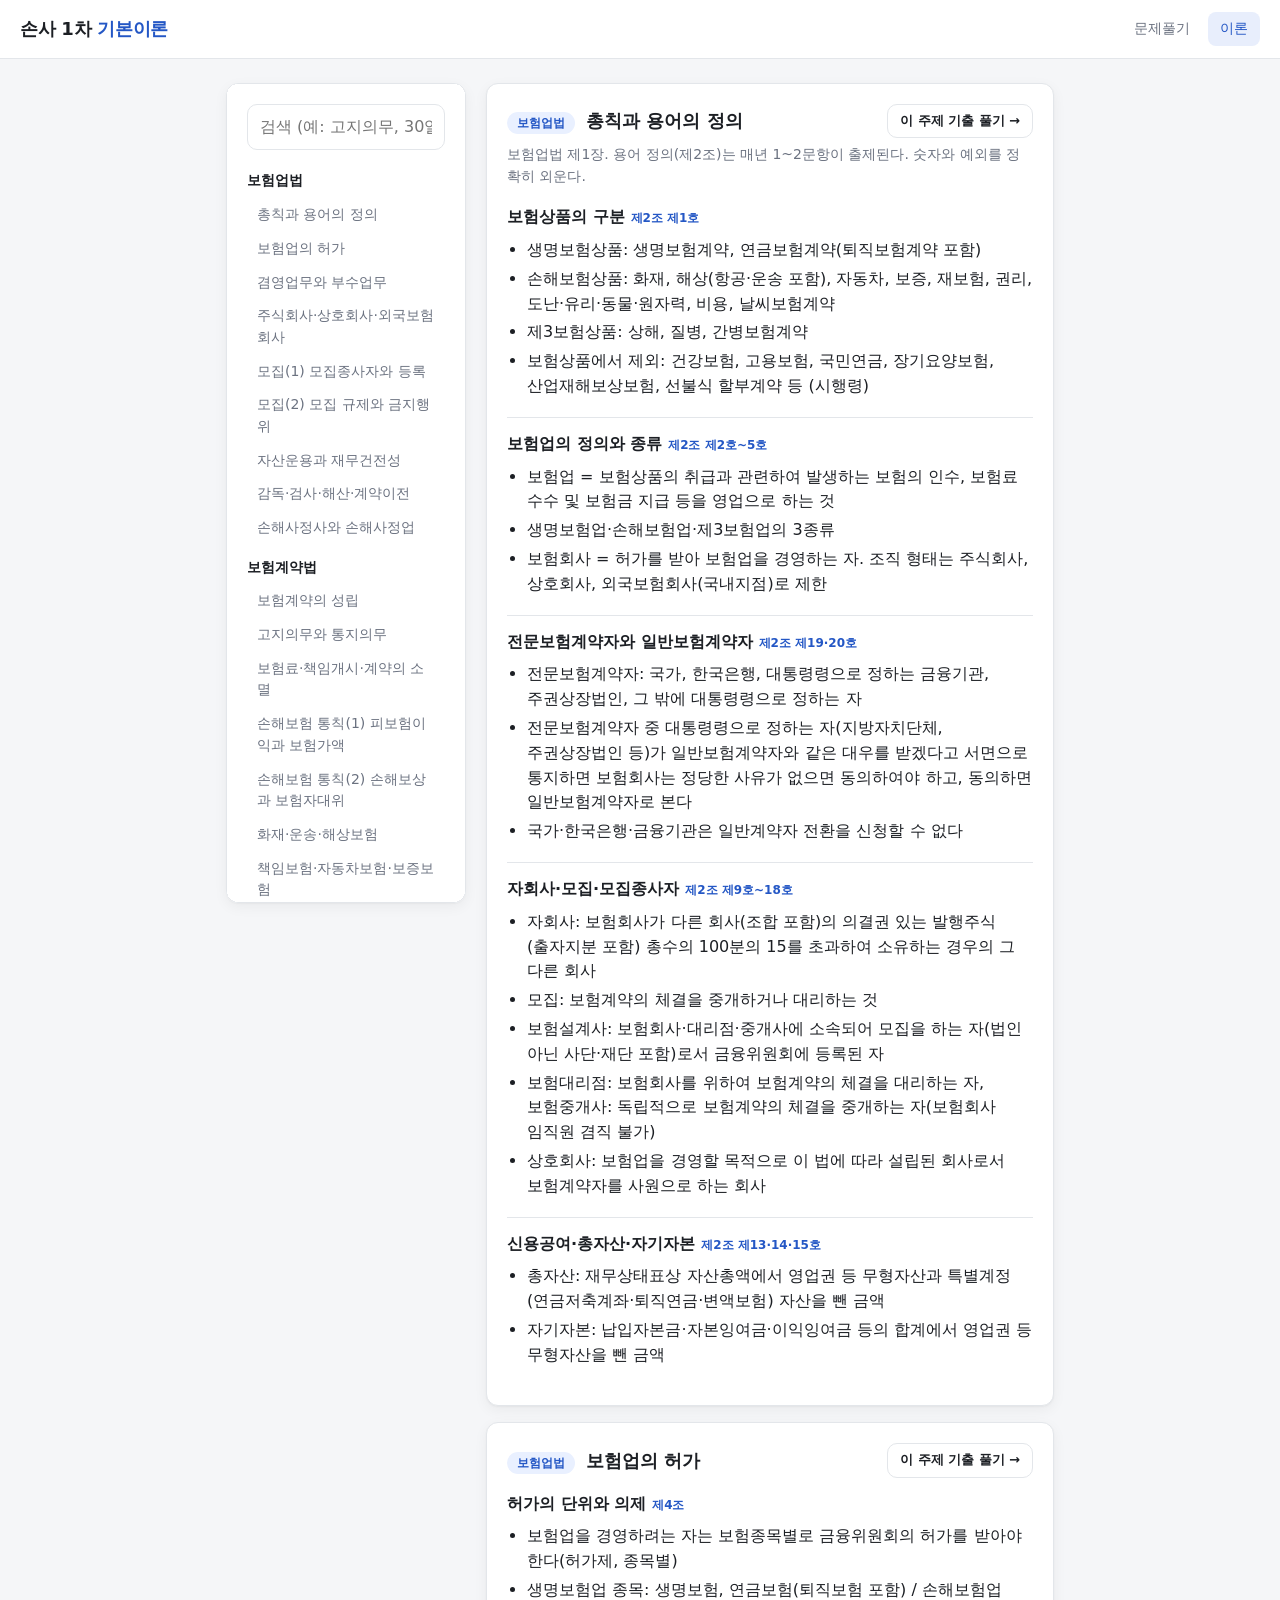
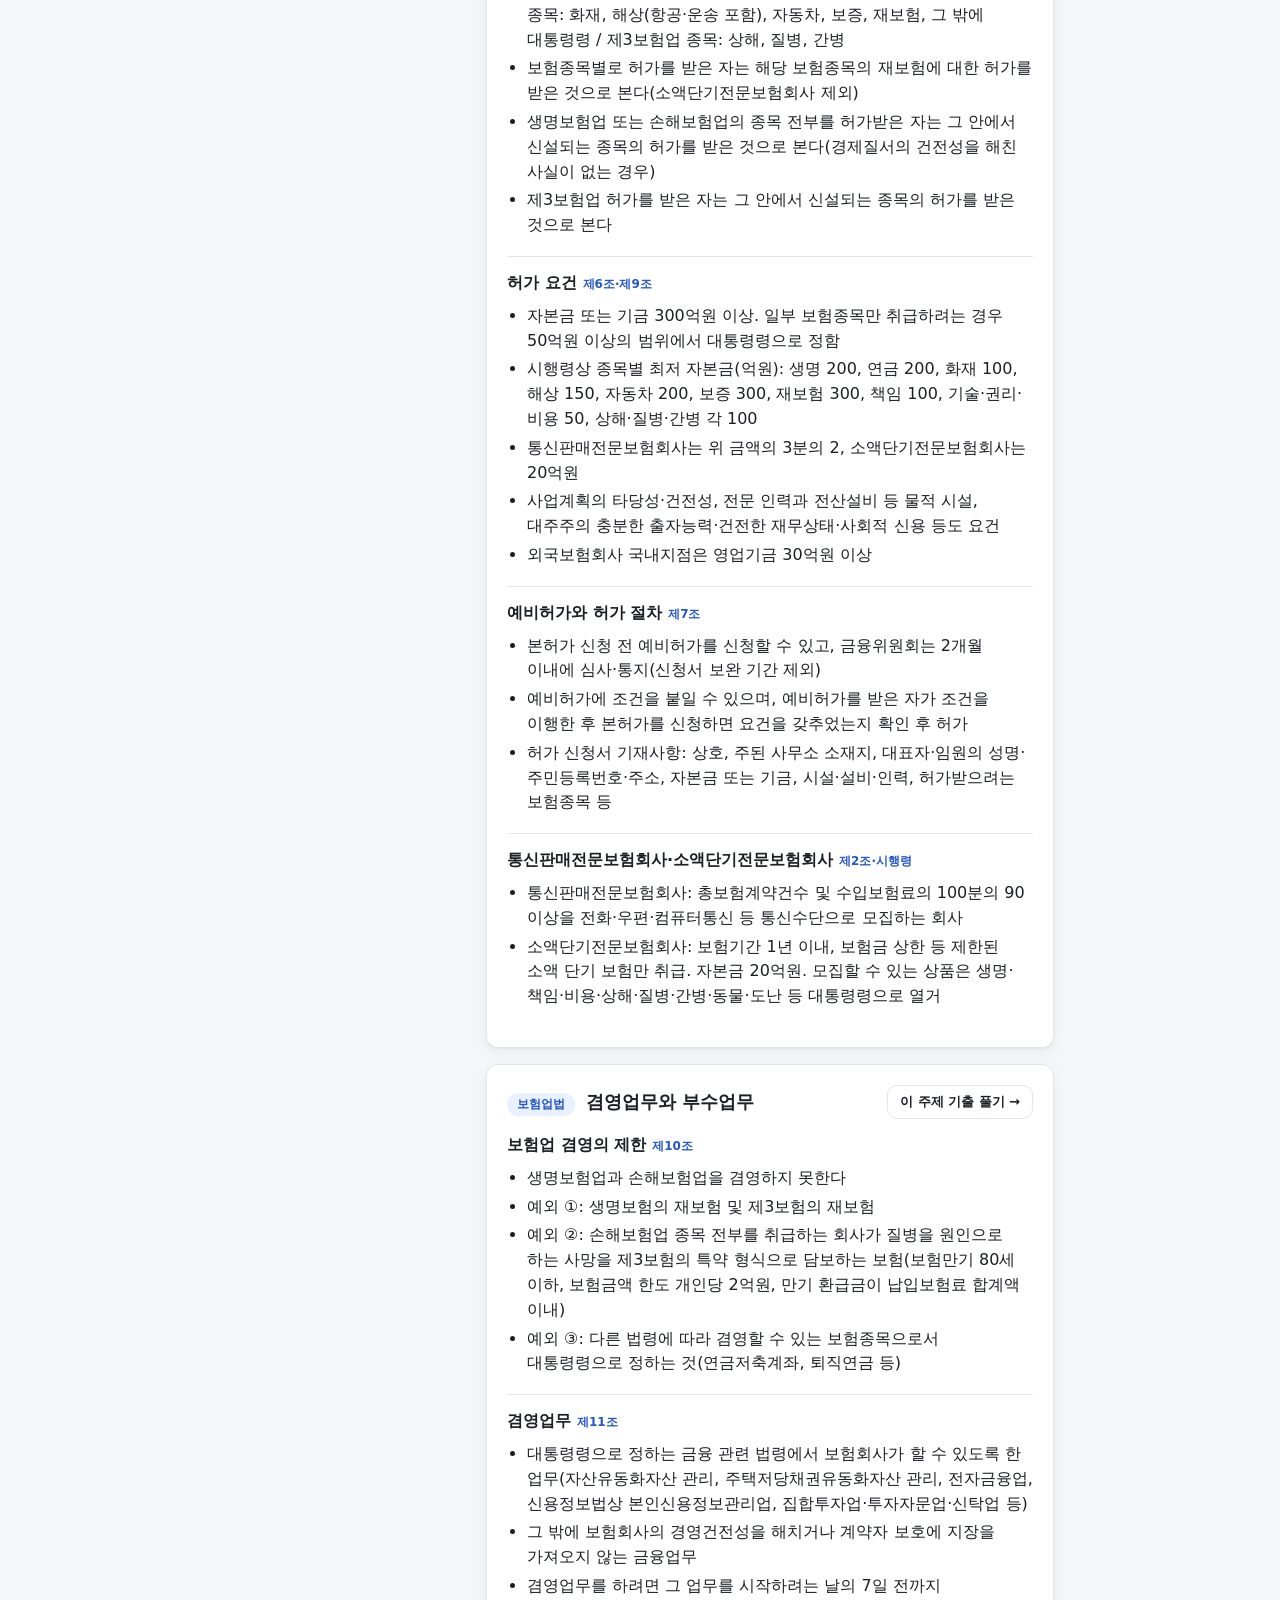
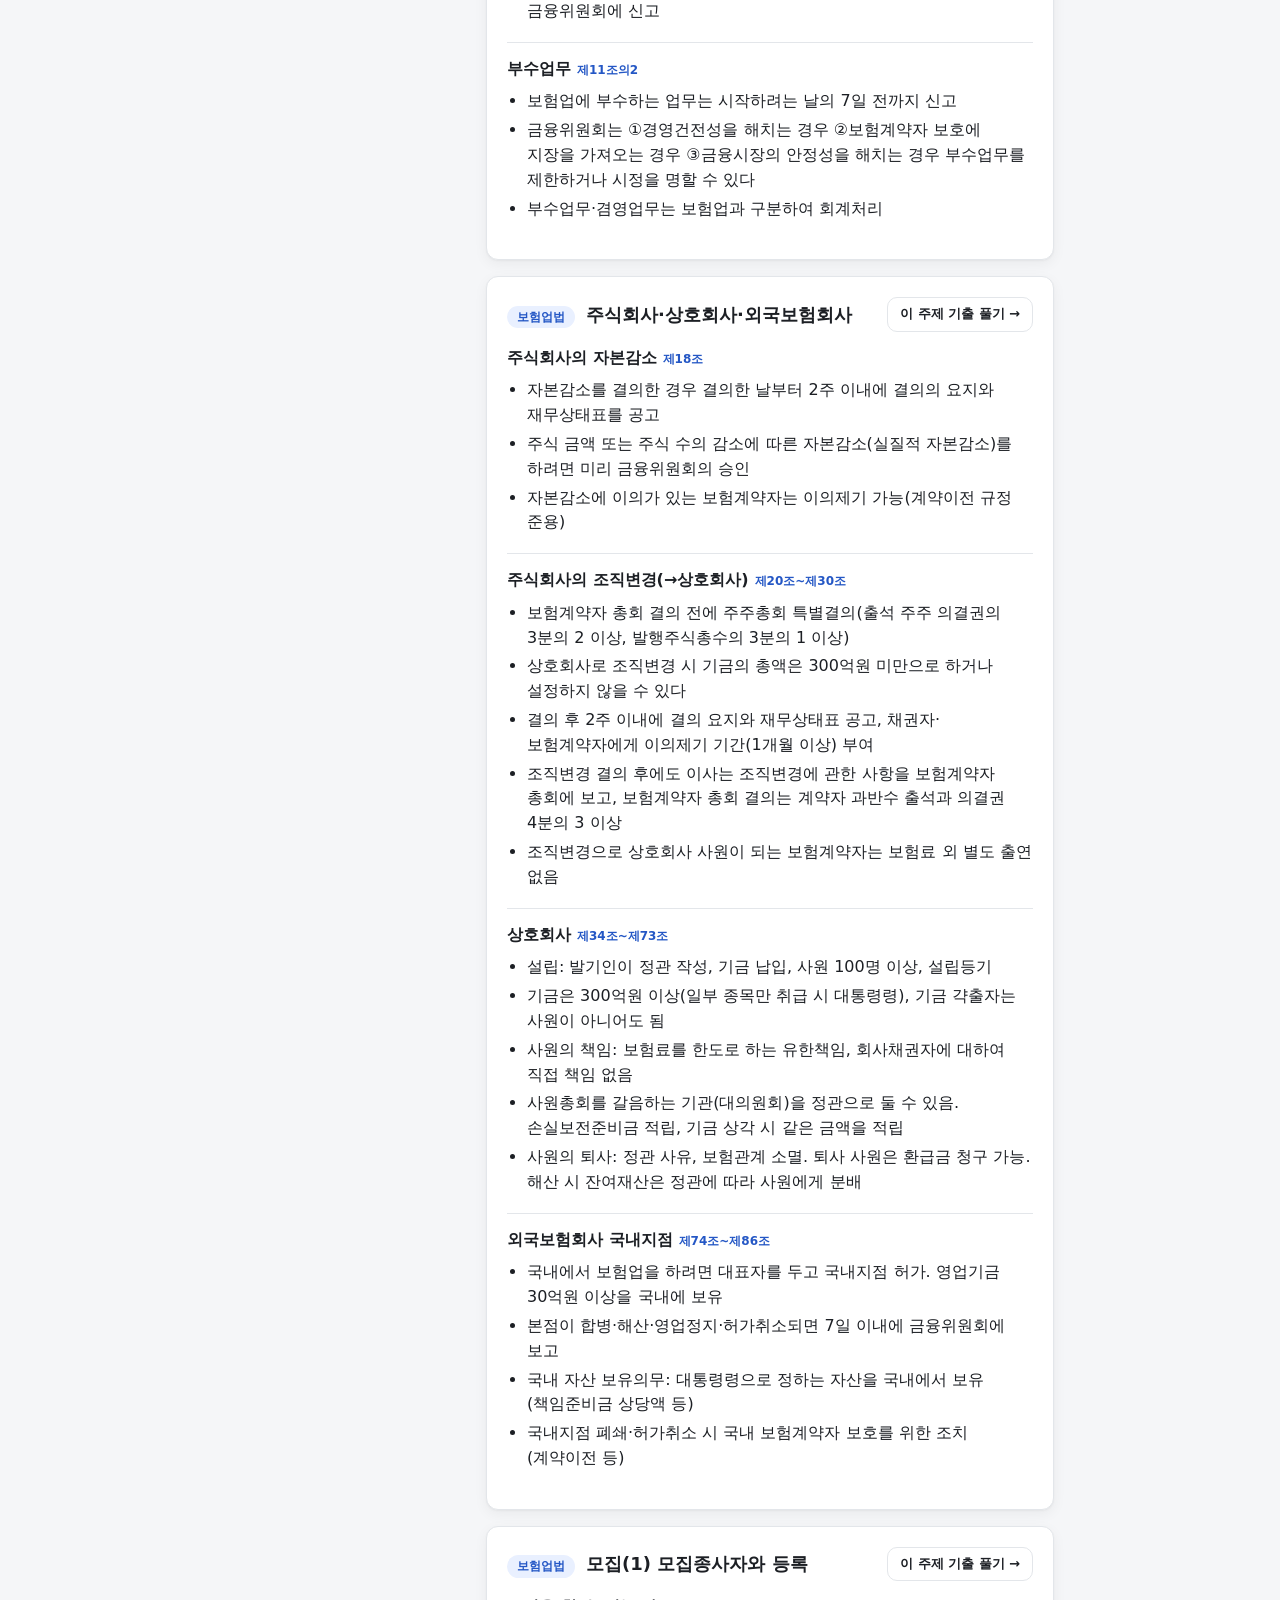
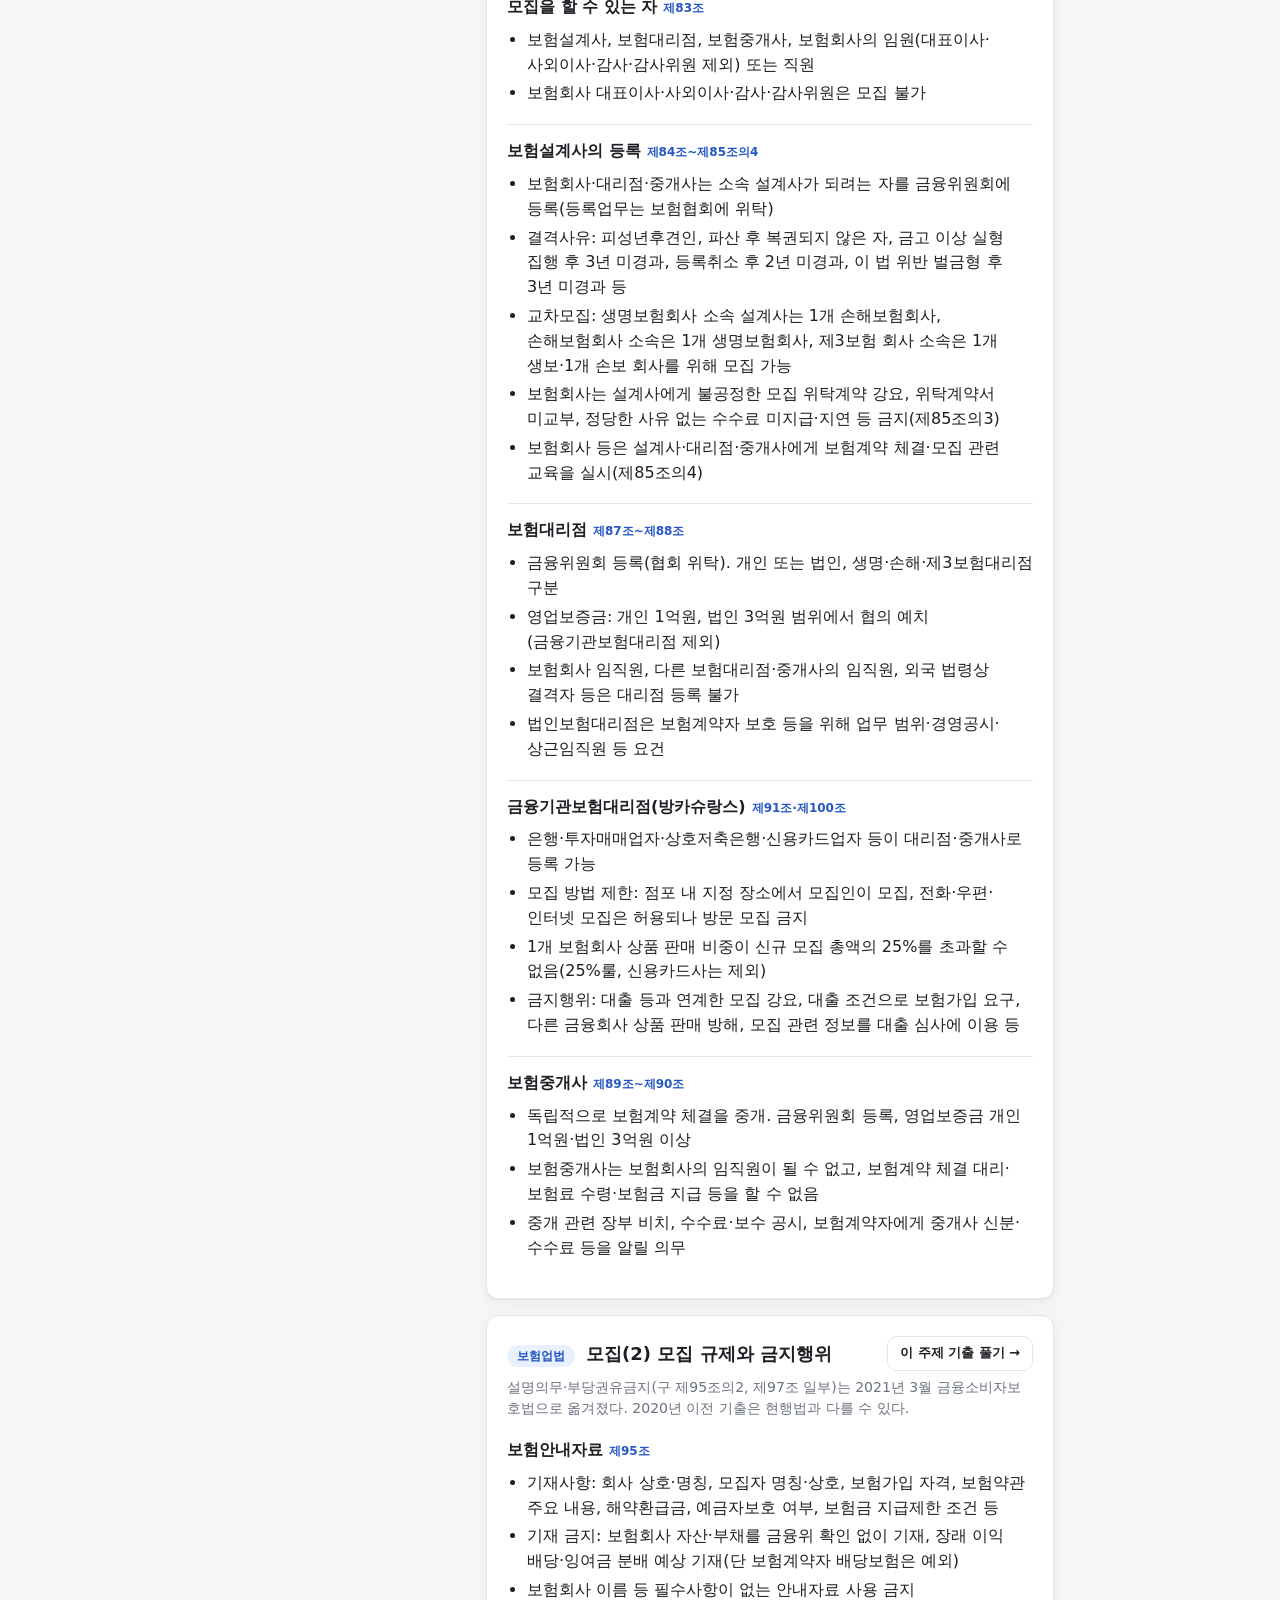
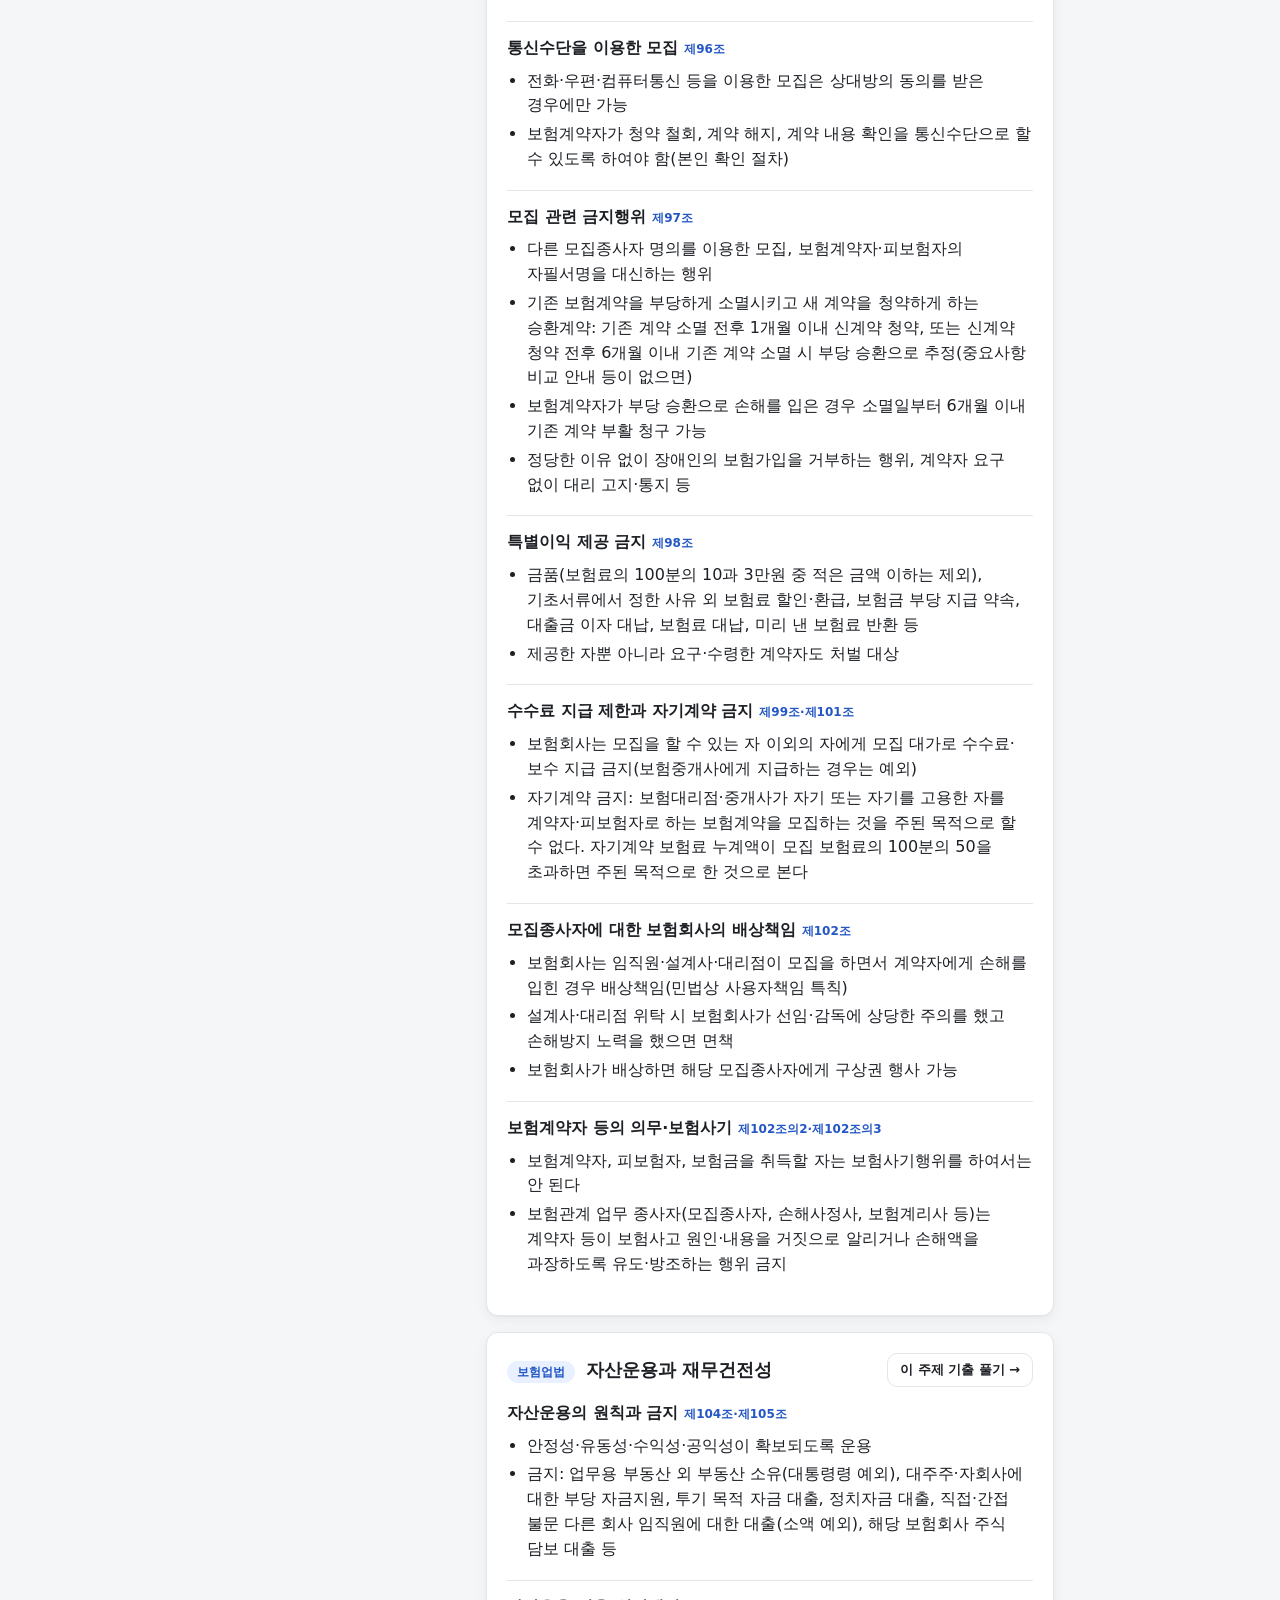
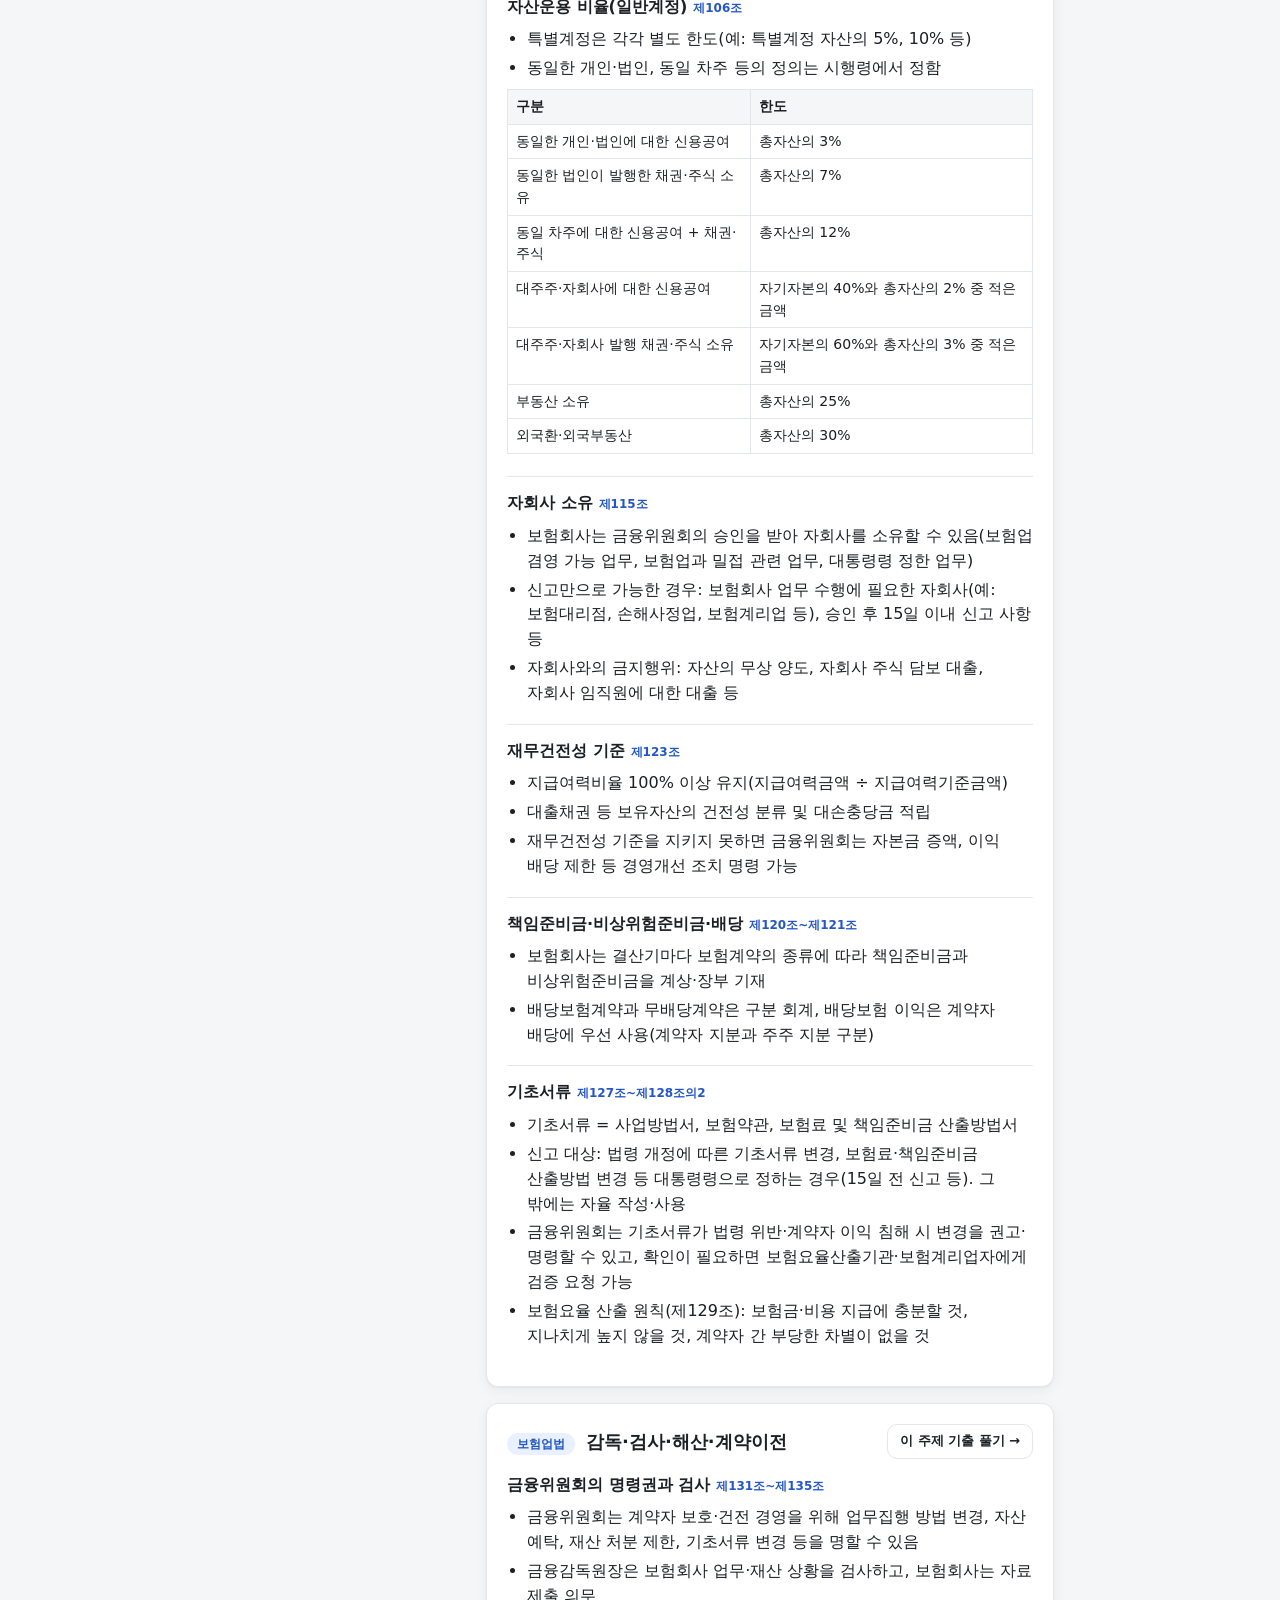
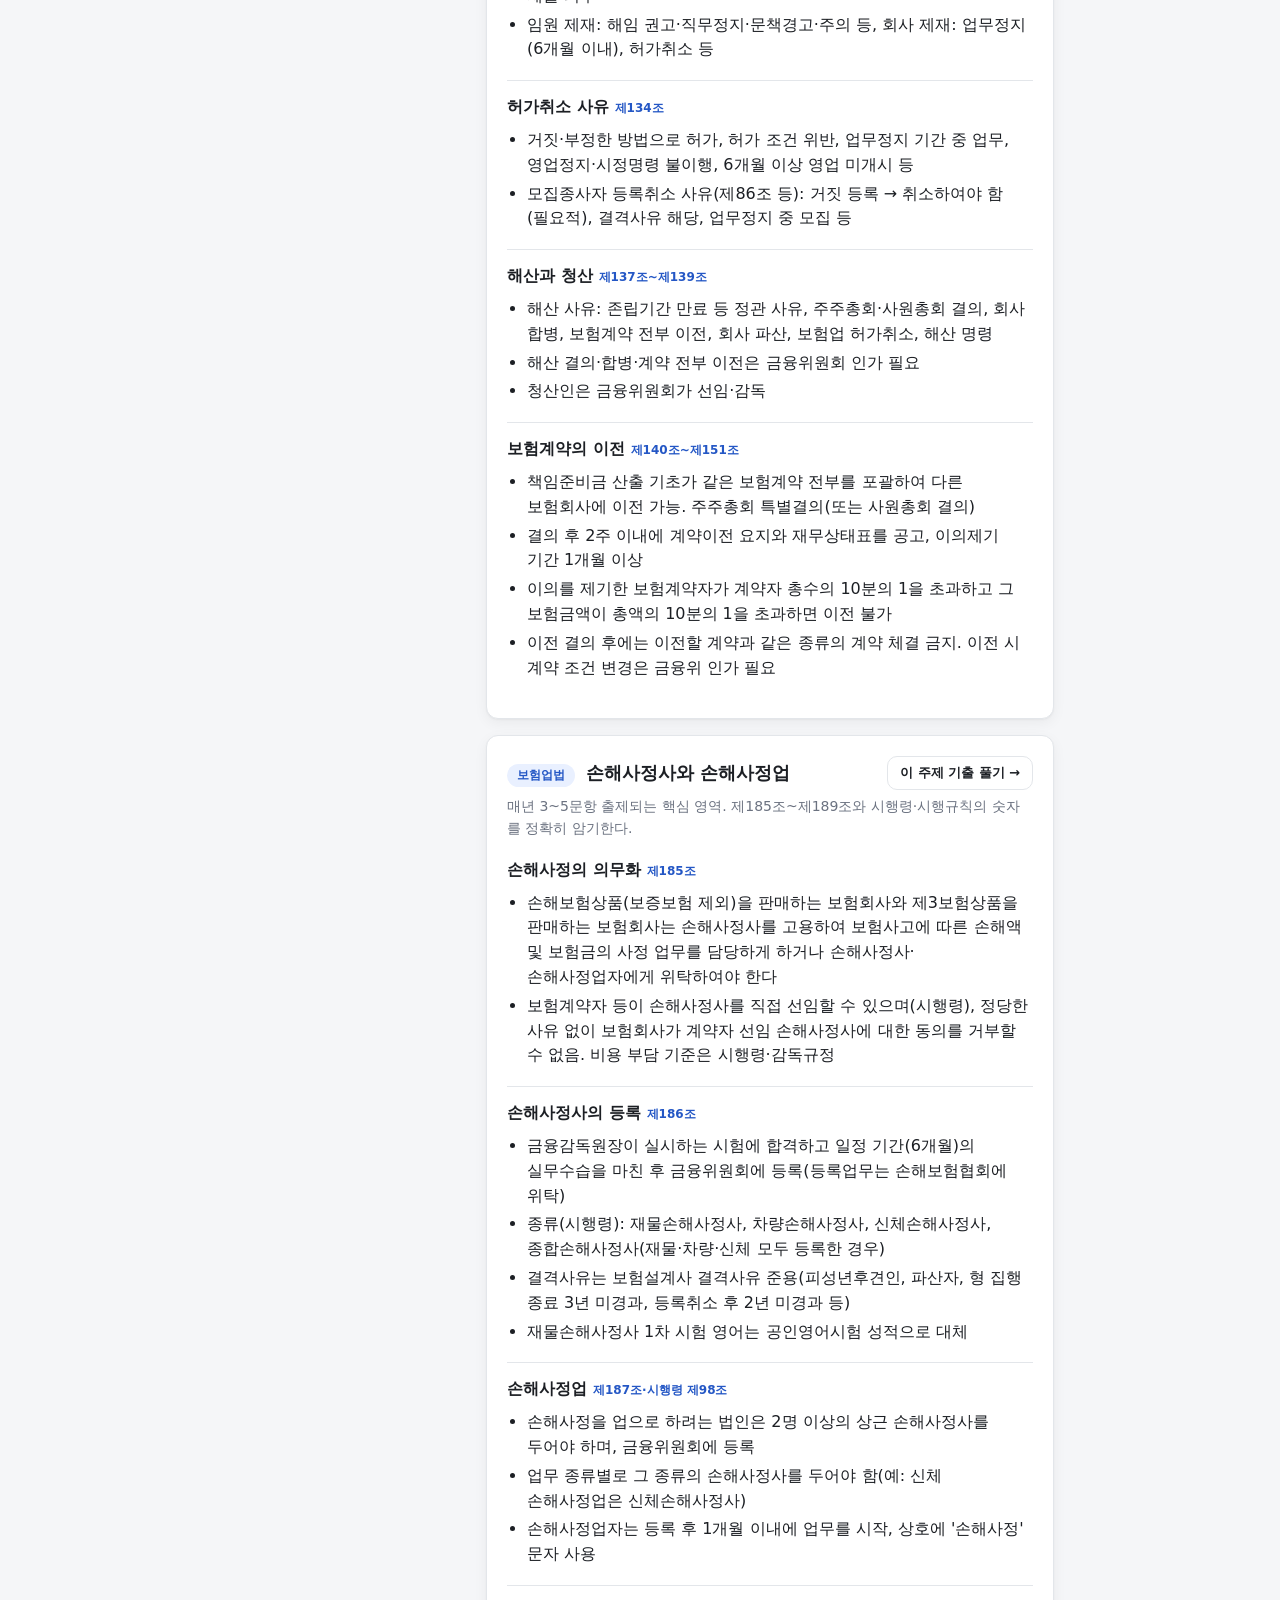
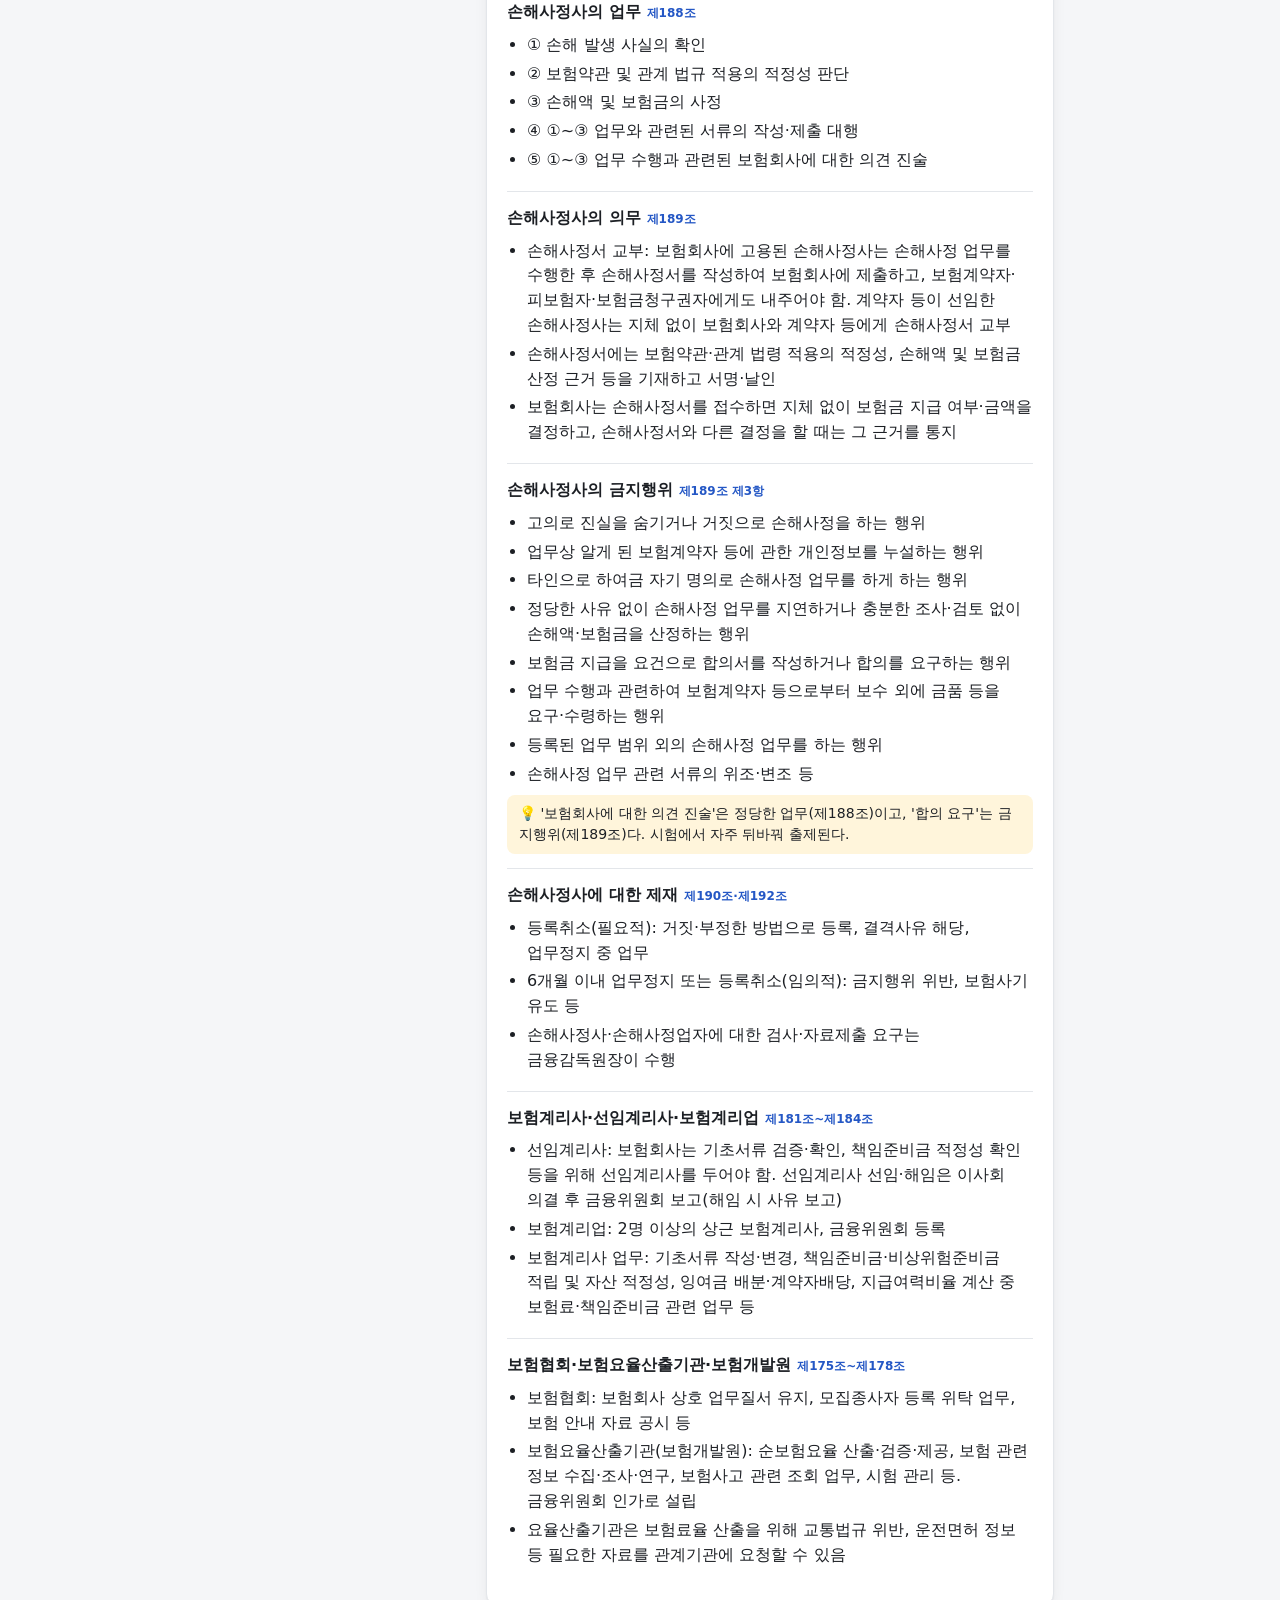
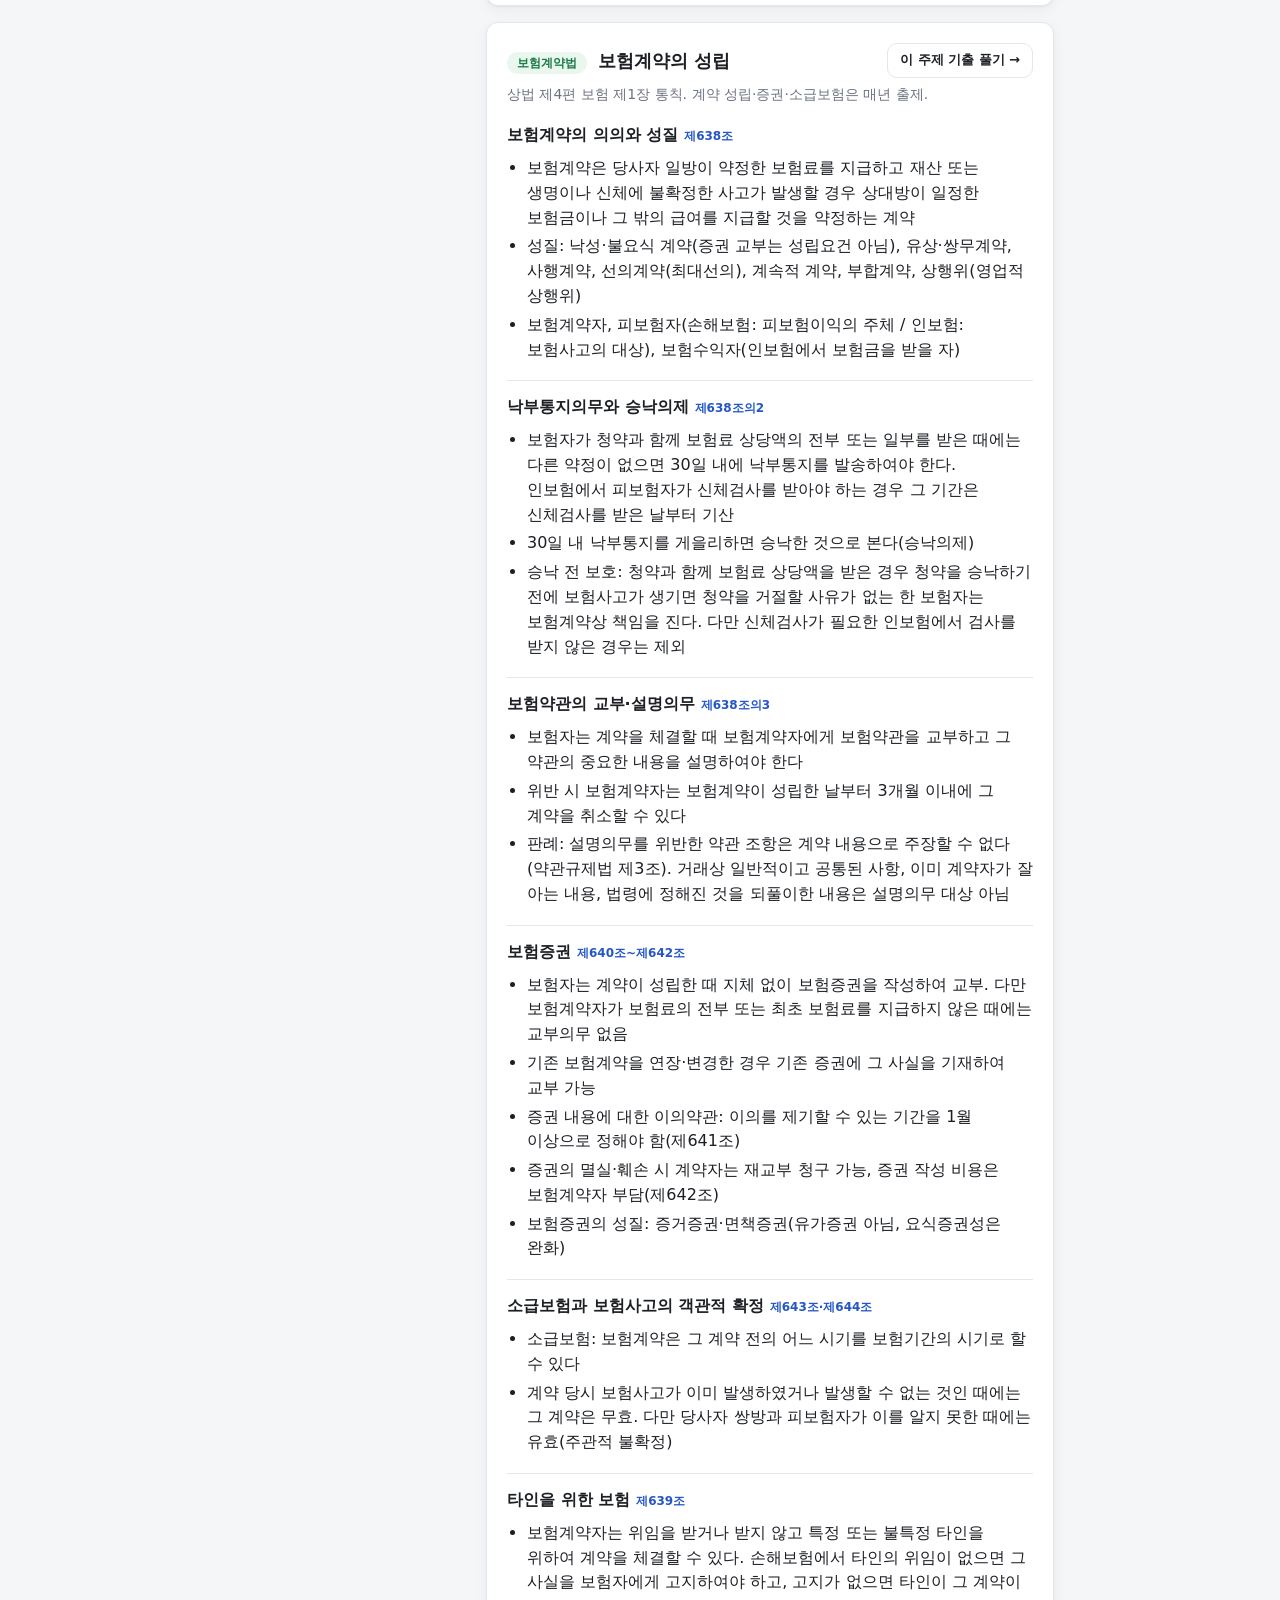
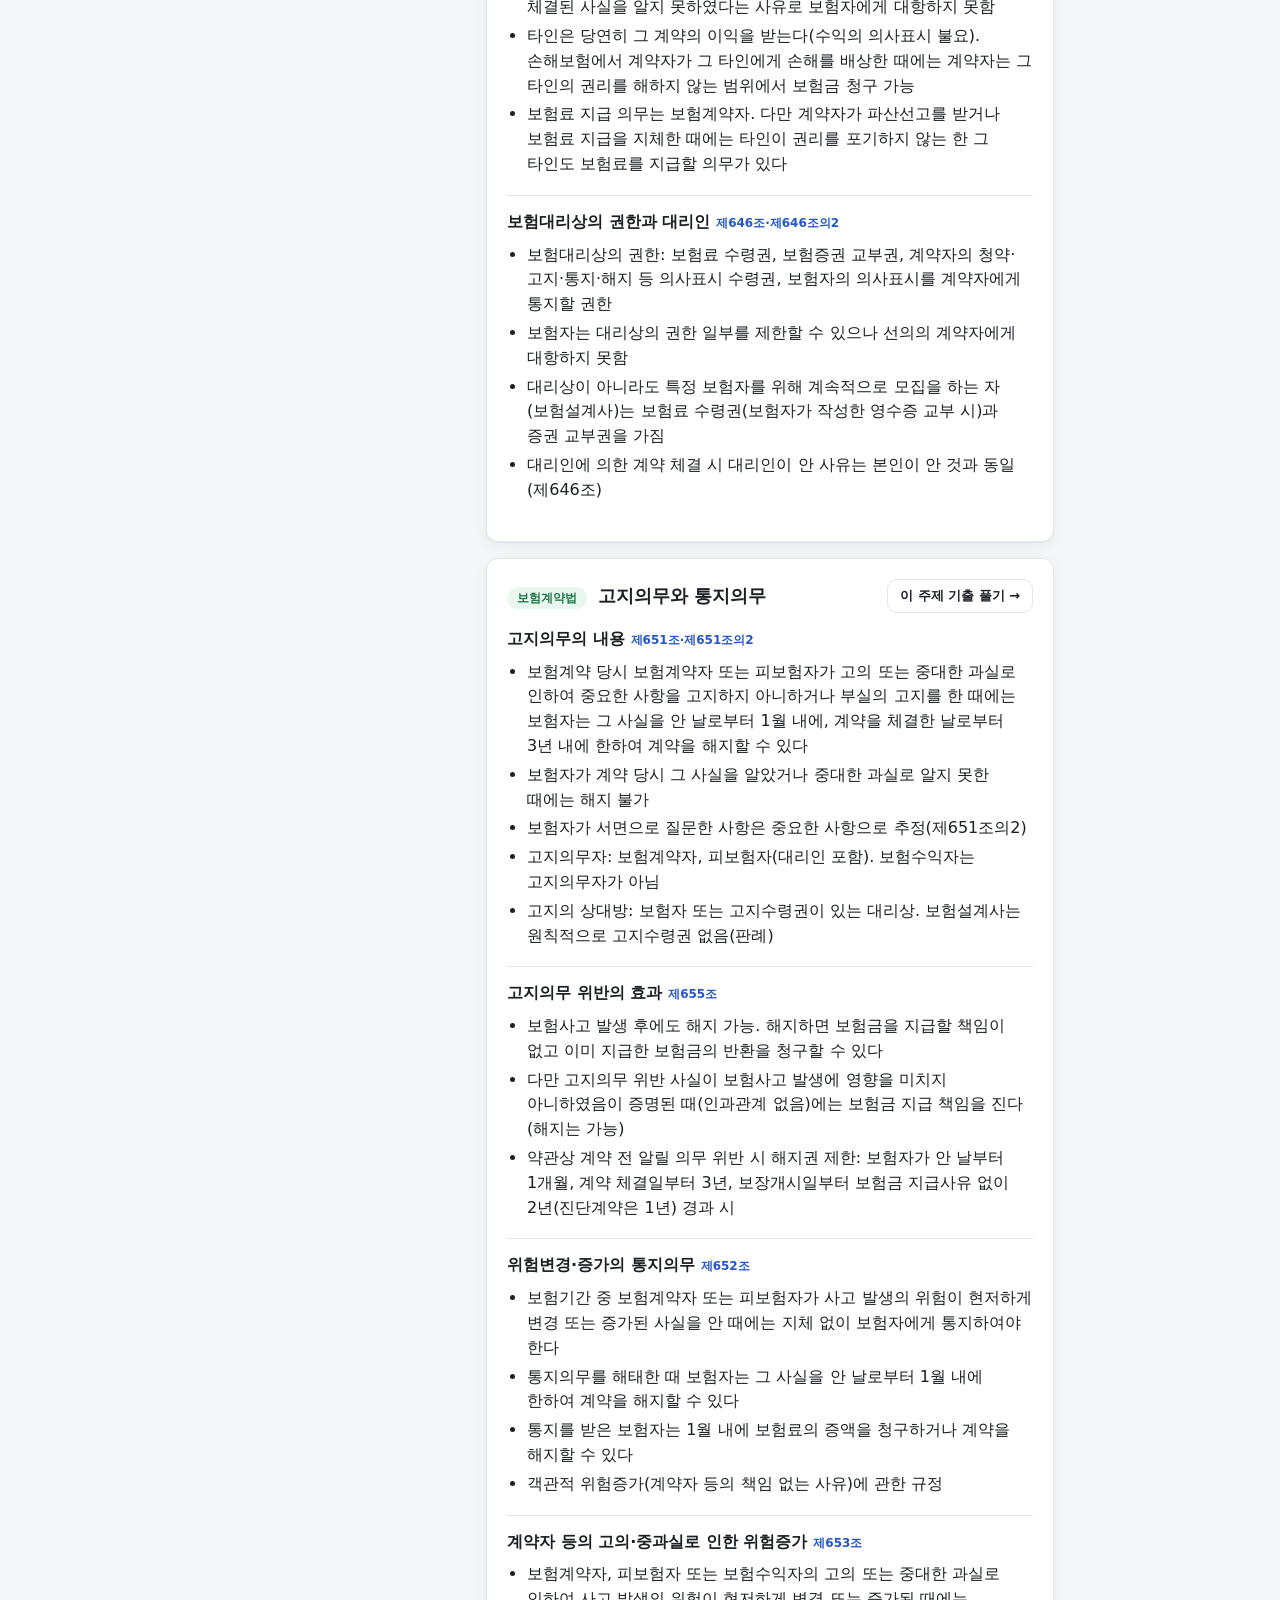
<file: theory.html>
<!DOCTYPE html>
<html lang="ko">
<head>
<meta charset="UTF-8">
<meta name="viewport" content="width=device-width, initial-scale=1.0">
<meta name="color-scheme" content="light">
<title>손해사정사 1차 기본이론</title>
<link rel="stylesheet" href="style.css">
<style>
  .layout { display: grid; grid-template-columns: 240px 1fr; gap: 20px; align-items: start; }
  .side { position: sticky; top: 64px; max-height: calc(100vh - 80px); overflow: auto; }
  .side .subj { font-weight: 800; margin: 12px 0 6px; font-size: 14px; }
  .side a.ch { display: block; padding: 6px 10px; border-radius: 8px; font-size: 14px; color: var(--muted); }
  .side a.ch:hover, .side a.ch.active { background: var(--primary-soft); color: var(--primary); }
  .search { width: 100%; padding: 10px 12px; border: 1px solid var(--line); border-radius: 10px; font: inherit; margin-bottom: 8px; }
  .item { padding: 14px 0; border-bottom: 1px solid var(--line); }
  .item:last-child { border-bottom: 0; }
  .item h4 { margin: 0 0 8px; font-size: 16px; }
  .item ul { margin: 0; padding-left: 20px; }
  .item li { margin: 4px 0; word-break: keep-all; }
  .item .law { color: var(--primary); font-size: 12px; font-weight: 700; margin-left: 6px; }
  .item table { border-collapse: collapse; width: 100%; font-size: 14px; margin: 8px 0; }
  .item th, .item td { border: 1px solid var(--line); padding: 6px 8px; text-align: left; vertical-align: top; }
  .item th { background: var(--bg); }
  .tip { background: var(--warn-soft); border-radius: 8px; padding: 8px 12px; font-size: 14px; margin-top: 8px; }
  mark { background: #fff2a8; padding: 0 2px; }
  .chap-head { display: flex; justify-content: space-between; align-items: center; gap: 10px; flex-wrap: wrap; }
  @media (max-width: 760px) { .layout { grid-template-columns: 1fr; } .side { position: static; max-height: none; } }
</style>
</head>
<body>
<header class="topbar">
  <a href="index.html" class="brand">손사 1차 <span>기본이론</span></a>
  <nav class="topnav">
    <a href="index.html">문제풀기</a>
    <a href="#" class="active">이론</a>
  </nav>
</header>

<main class="container">
  <div class="layout">
    <aside class="side card" id="side"></aside>
    <section id="content"></section>
  </div>
</main>

<footer class="foot">
  <span>요약 정리는 상법 보험편·보험업법(2026년 기준)과 손해사정 일반이론을 바탕으로 작성한 학습용 자료입니다. 최신 개정 사항은 국가법령정보센터(law.go.kr)에서 확인하세요.</span>
</footer>

<script src="data/theory.js?v=2"></script>
<script>
(function () {
  const T = window.THEORY || [];
  const side = document.getElementById('side');
  const content = document.getElementById('content');
  const esc = s => String(s).replace(/[&<>]/g, c => ({ '&': '&amp;', '<': '&lt;', '>': '&gt;' }[c]));
  let query = '';

  function hl(text) {
    if (!query) return esc(text);
    const re = new RegExp(query.replace(/[.*+?^${}()|[\]\\]/g, '\\$&'), 'gi');
    return esc(text).replace(re, m => `<mark>${m}</mark>`);
  }
  function chapterId(si, ci) { return `s${si}c${ci}`; }
  function practiceLink(ch) {
    const kws = [ch.title, ...(ch.keywords || [])].join('|');
    return `index.html#kw=${encodeURIComponent(kws)}`;
  }

  function renderSide() {
    side.innerHTML = '';
    const inp = document.createElement('input');
    inp.className = 'search'; inp.placeholder = '검색 (예: 고지의무, 30일)'; inp.value = query;
    inp.addEventListener('input', () => { query = inp.value.trim(); renderContent(); });
    side.append(inp);
    T.forEach((s, si) => {
      const h = document.createElement('div'); h.className = 'subj'; h.textContent = s.subject; side.append(h);
      s.chapters.forEach((c, ci) => {
        const a = document.createElement('a'); a.className = 'ch'; a.href = '#' + chapterId(si, ci); a.textContent = c.title;
        a.addEventListener('click', () => { query = ''; inp.value = ''; renderContent(chapterId(si, ci)); });
        side.append(a);
      });
    });
  }

  function itemHtml(it) {
    const body = (it.points || []).map(p => `<li>${hl(p)}</li>`).join('');
    const table = it.table ? `<table><thead><tr>${it.table[0].map(h => `<th>${esc(h)}</th>`).join('')}</tr></thead><tbody>${it.table.slice(1).map(r => `<tr>${r.map(c => `<td>${hl(c)}</td>`).join('')}</tr>`).join('')}</tbody></table>` : '';
    const tip = it.tip ? `<div class="tip">💡 ${hl(it.tip)}</div>` : '';
    return `<div class="item"><h4>${hl(it.title)}${it.law ? `<span class="law">${esc(it.law)}</span>` : ''}</h4><ul>${body}</ul>${table}${tip}</div>`;
  }
  function matches(it) {
    if (!query) return true;
    const q = query.toLowerCase();
    const txt = [it.title, it.law, ...(it.points || []), it.tip || '', ...(it.table ? it.table.flat() : [])].join(' ').toLowerCase();
    return txt.includes(q);
  }

  function renderContent(focus) {
    content.innerHTML = '';
    let any = false;
    T.forEach((s, si) => {
      s.chapters.forEach((c, ci) => {
        const items = c.items.filter(matches);
        if (!items.length) return;
        any = true;
        const card = document.createElement('div'); card.className = 'card'; card.id = chapterId(si, ci);
        card.innerHTML = `<div class="chap-head"><div><span class="pill s${si}">${esc(s.subject)}</span> <h2 style="display:inline;margin-left:6px">${hl(c.title)}</h2></div><a class="btn sm" href="${practiceLink(c)}">이 주제 기출 풀기 →</a></div>${c.intro ? `<div class="muted" style="margin:6px 0 4px">${hl(c.intro)}</div>` : ''}${items.map(itemHtml).join('')}`;
        content.append(card);
      });
    });
    if (!any) content.innerHTML = '<div class="card"><div class="empty">검색 결과가 없습니다.</div></div>';
    document.querySelectorAll('.side a.ch').forEach(a => a.classList.toggle('active', a.getAttribute('href') === '#' + focus));
    if (focus) { const t = document.getElementById(focus); if (t) t.scrollIntoView({ behavior: 'smooth', block: 'start' }); }
  }

  renderSide();
  renderContent(location.hash ? location.hash.slice(1) : null);
})();
</script>
</body>
</html>
</file>
<file: style.css>
:root {
  --bg: #f5f6f8;
  --card: #ffffff;
  --text: #1c1f24;
  --muted: #6b7280;
  --line: #e3e6ea;
  --primary: #2457c5;
  --primary-soft: #e8eefc;
  --ok: #1d9a5b;
  --ok-soft: #e4f6ec;
  --bad: #d7382f;
  --bad-soft: #fde8e6;
  --warn: #c98a05;
  --warn-soft: #fff5db;
  --radius: 12px;
  --shadow: 0 1px 2px rgba(0,0,0,.04), 0 4px 14px rgba(0,0,0,.05);
}
* { box-sizing: border-box; }
html, body { margin: 0; padding: 0; }
body {
  font-family: "Pretendard", "Noto Sans KR", "Malgun Gothic", -apple-system, system-ui, sans-serif;
  background: var(--bg);
  color: var(--text);
  line-height: 1.55;
  font-size: 16px;
}
a { color: inherit; text-decoration: none; }
button { font: inherit; cursor: pointer; }

.topbar {
  display: flex; align-items: center; justify-content: space-between;
  padding: 12px 20px; background: var(--card); border-bottom: 1px solid var(--line);
  position: sticky; top: 0; z-index: 10;
}
.brand { font-weight: 800; font-size: 18px; letter-spacing: -.3px; }
.brand span { color: var(--primary); }
.topnav { display: flex; gap: 6px; }
.topnav a { padding: 6px 12px; border-radius: 8px; font-size: 14px; color: var(--muted); }
.topnav a:hover, .topnav a.active { background: var(--primary-soft); color: var(--primary); }

.container { max-width: 860px; margin: 0 auto; padding: 24px 16px 60px; }
.foot { text-align: center; color: var(--muted); font-size: 12px; padding: 16px; display: flex; flex-direction: column; gap: 4px; }

.card {
  background: var(--card); border: 1px solid var(--line); border-radius: var(--radius);
  padding: 20px; box-shadow: var(--shadow); margin-bottom: 16px;
}
.card h2 { margin: 0 0 6px; font-size: 18px; }
.card h3 { margin: 0 0 10px; font-size: 16px; }
.muted { color: var(--muted); font-size: 14px; }
.row { display: flex; gap: 12px; flex-wrap: wrap; align-items: center; }
.grid2 { display: grid; grid-template-columns: repeat(auto-fit, minmax(240px, 1fr)); gap: 16px; }
.grid3 { display: grid; grid-template-columns: repeat(auto-fit, minmax(150px, 1fr)); gap: 12px; }

.btn {
  display: inline-flex; align-items: center; justify-content: center; gap: 6px;
  padding: 10px 16px; border-radius: 10px; border: 1px solid var(--line);
  background: var(--card); color: var(--text); font-weight: 600; font-size: 15px;
}
.btn:hover { border-color: #c9ced6; }
.btn.primary { background: var(--primary); border-color: var(--primary); color: #fff; }
.btn.primary:hover { filter: brightness(1.05); }
.btn.ghost { background: transparent; }
.btn.sm { padding: 6px 12px; font-size: 13px; }
.btn.block { width: 100%; }
.btn:disabled { opacity: .5; cursor: not-allowed; }

.stat { text-align: center; padding: 12px; border-radius: 10px; background: var(--bg); }
.stat .v { font-size: 26px; font-weight: 800; }
.stat .l { font-size: 12px; color: var(--muted); }

.progress { height: 8px; border-radius: 99px; background: var(--line); overflow: hidden; }
.progress > i { display: block; height: 100%; background: var(--primary); transition: width .2s; }

.pill { display: inline-block; padding: 2px 10px; border-radius: 99px; font-size: 12px; font-weight: 600; }
.pill.s0 { background: #e9f0ff; color: #2457c5; }
.pill.s1 { background: #eaf7ee; color: #1d7a48; }
.pill.s2 { background: #fff1e0; color: #b55d00; }
.pill.gray { background: #eef0f3; color: #4b5563; }

.q-head { display: flex; justify-content: space-between; align-items: center; gap: 10px; margin-bottom: 12px; flex-wrap: wrap; }
.q-text { font-size: 17px; font-weight: 600; white-space: pre-wrap; margin: 8px 0 16px; word-break: keep-all; }
.q-text img { max-width: 100%; display: block; margin: 8px 0; }
.choices { display: flex; flex-direction: column; gap: 8px; }
.choice {
  display: flex; gap: 12px; align-items: flex-start; text-align: left; width: 100%;
  padding: 12px 14px; border: 1.5px solid var(--line); border-radius: 10px; background: var(--card);
  white-space: pre-wrap; word-break: keep-all; line-height: 1.5;
}
.choice .n { flex: 0 0 26px; height: 26px; border-radius: 50%; border: 1.5px solid var(--line); display: inline-flex; align-items: center; justify-content: center; font-size: 13px; font-weight: 700; color: var(--muted); }
.choice:hover { border-color: var(--primary); }
.choice.selected { border-color: var(--primary); background: var(--primary-soft); }
.choice.selected .n { background: var(--primary); border-color: var(--primary); color: #fff; }
.choice.correct { border-color: var(--ok); background: var(--ok-soft); }
.choice.correct .n { background: var(--ok); border-color: var(--ok); color: #fff; }
.choice.wrong { border-color: var(--bad); background: var(--bad-soft); }
.choice.wrong .n { background: var(--bad); border-color: var(--bad); color: #fff; }
.choice:disabled { cursor: default; }

.feedback { margin-top: 14px; padding: 12px 14px; border-radius: 10px; font-size: 14px; white-space: pre-wrap; }
.feedback.ok { background: var(--ok-soft); color: #14603a; }
.feedback.bad { background: var(--bad-soft); color: #8f221b; }
.feedback b { display: block; margin-bottom: 4px; }

.q-nav { display: flex; justify-content: space-between; gap: 10px; margin-top: 18px; }
.timer { font-variant-numeric: tabular-nums; font-weight: 700; color: var(--bad); }

.result-table { width: 100%; border-collapse: collapse; font-size: 14px; }
.result-table th, .result-table td { padding: 8px 6px; border-bottom: 1px solid var(--line); text-align: left; }
.result-table th { color: var(--muted); font-weight: 600; font-size: 13px; }
.pass { color: var(--ok); font-weight: 700; }
.fail { color: var(--bad); font-weight: 700; }

.list-item { padding: 12px 0; border-bottom: 1px solid var(--line); }
.list-item:last-child { border-bottom: 0; }
.list-item .t { font-weight: 600; margin: 4px 0; white-space: pre-wrap; word-break: keep-all; }

label.field { display: flex; flex-direction: column; gap: 4px; font-size: 14px; color: var(--muted); }
select, input[type=number] { font: inherit; padding: 8px 10px; border: 1px solid var(--line); border-radius: 8px; background: var(--card); }
.checkbox { display: flex; gap: 8px; align-items: center; font-size: 15px; }

.dot-grid { display: grid; grid-template-columns: repeat(auto-fill, minmax(34px, 1fr)); gap: 6px; }
.dot { height: 32px; border-radius: 8px; border: 1px solid var(--line); background: var(--card); font-size: 12px; font-weight: 600; }
.dot.answered { background: var(--primary-soft); border-color: var(--primary); color: var(--primary); }
.dot.current { outline: 2px solid var(--primary); }
.dot.ok { background: var(--ok-soft); border-color: var(--ok); color: var(--ok); }
.dot.bad { background: var(--bad-soft); border-color: var(--bad); color: var(--bad); }

.empty { text-align: center; color: var(--muted); padding: 30px 0; }
.kbd { font-family: ui-monospace, monospace; background: #eef0f3; padding: 1px 6px; border-radius: 4px; font-size: 12px; }

@media (max-width: 600px) {
  .topbar { padding: 10px 12px; }
  .brand { font-size: 16px; }
  .topnav a { padding: 6px 8px; font-size: 13px; }
  .container { padding: 16px 12px 50px; }
  .card { padding: 16px; }
  .q-text { font-size: 16px; }
}
</file>
